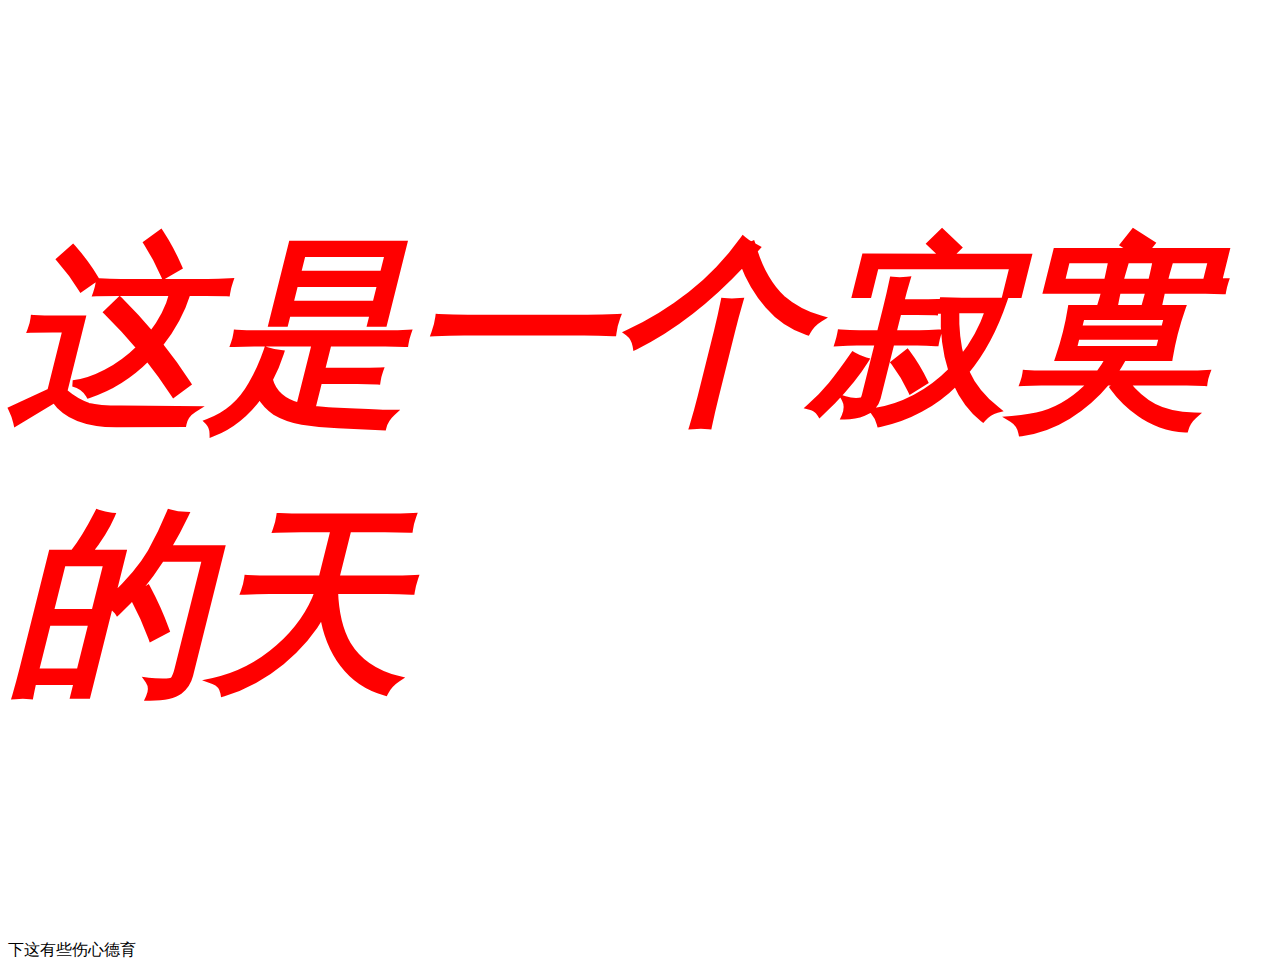
<file: index.html>
<!DOCTYPE html>
<html lang="en">
<head>
	<meta charset="UTF-8">
	<title>Document</title>
	<link rel="stylesheet" href="CSS.css">
<!-- 	<style>
		div{
			color: blue;
			font-size: 50px;
			font-family: 宋体;
		}
	</style> -->
</head>
<body>
	<!-- <p style="color: rgb(255,255,0);"> -->
	<!-- <p styl --<!-- >e="color: red"> -->
	<p>
		这是一个寂寞的天
	</p>
	
	<div>下这有些伤心德育</div>
</body>
</html>
</file>
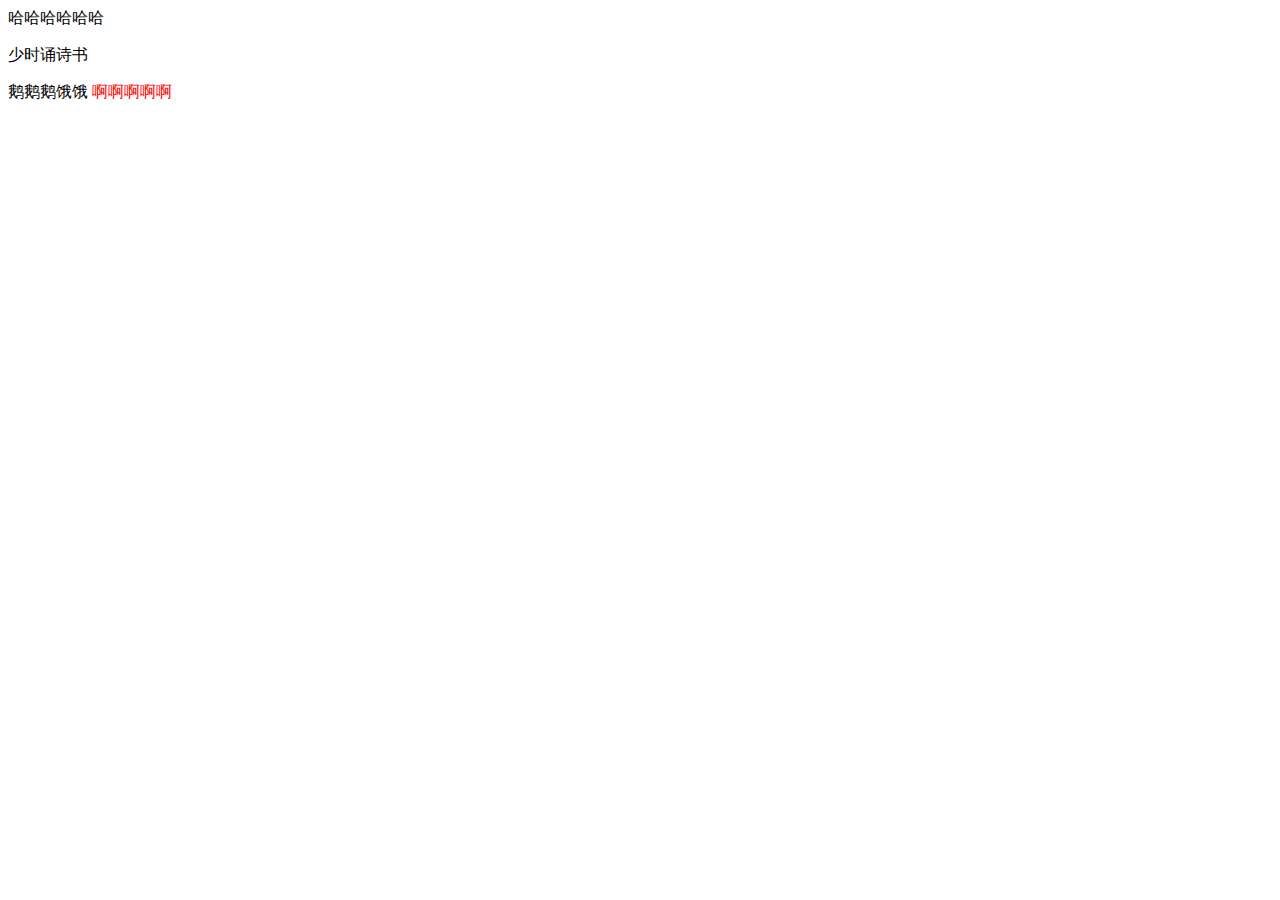
<file: 交集选择器.html>
<!DOCTYPE html>
<html lang="en">
<head>
	<meta charset="UTF-8">
	<title>Document</title>
	<style>
		div.haha span.ss{
			color: red
		}
	</style>
</head>
<body>
	<div class="haha"> 哈哈哈哈哈哈
		<p class="ss">少时诵诗书</p>
	</div>
	<div class="haha"> 鹅鹅鹅饿饿
		<span class="ss">啊啊啊啊啊</span>
	</div>
</body>
</html>
</file>
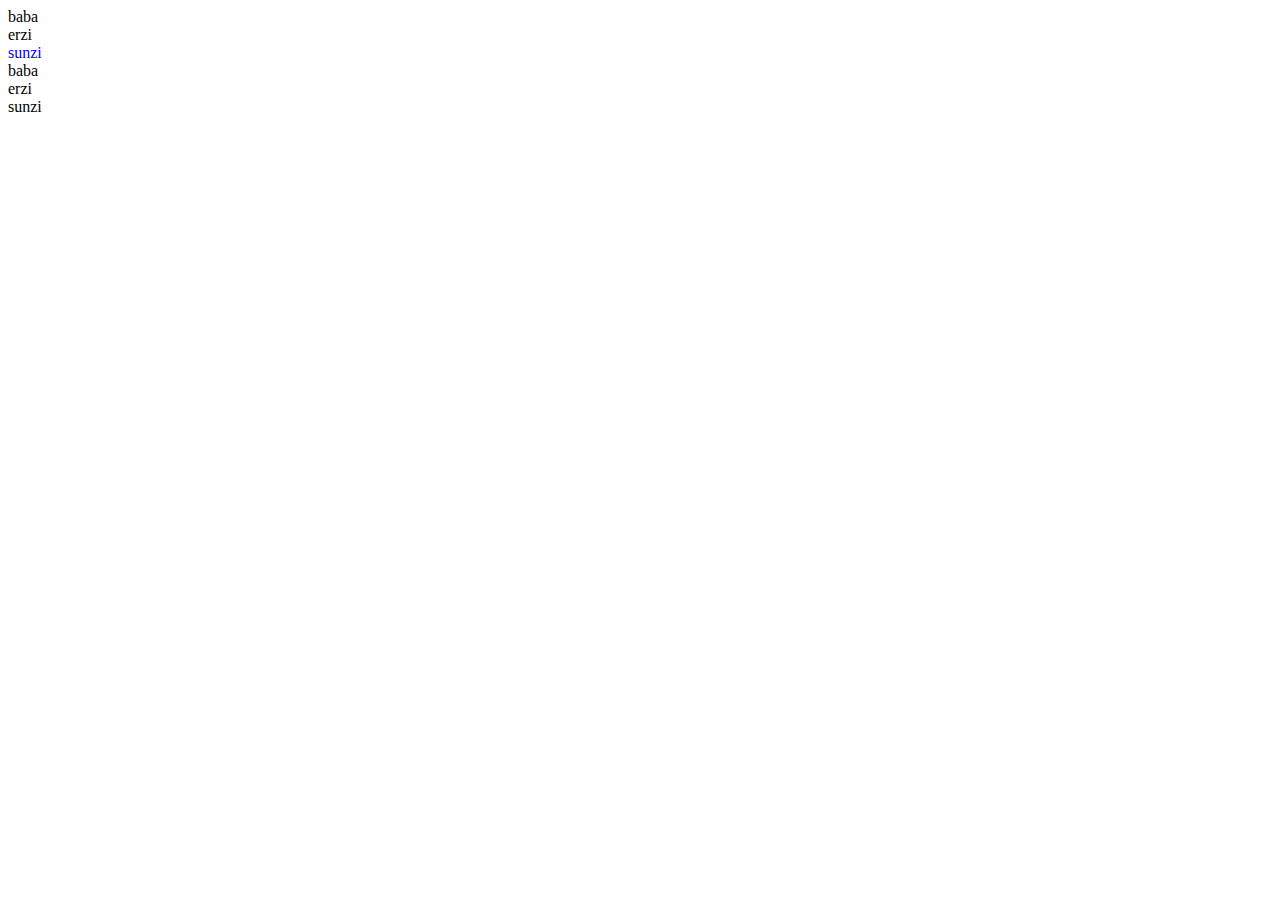
<file: 子代选择器.html>
<!DOCTYPE html>
<html lang="en">
<head>
	<meta charset="UTF-8">
	<title>Document</title>
	<style>
		.baba>.erzi>.sunzi {
			color: blue;
		}
	</style>
</head>
<body>
	<div class="baba"> baba
		<div class="erzi"> erzi
			<div class="sunzi"> sunzi</div>
		</div>
	</div>
	<div class="baba"> baba
		<div class="erzi"> erzi
			<div class="sunz"> sunzi</div>
		</div>
	</div>
</body>
</html>
</file>
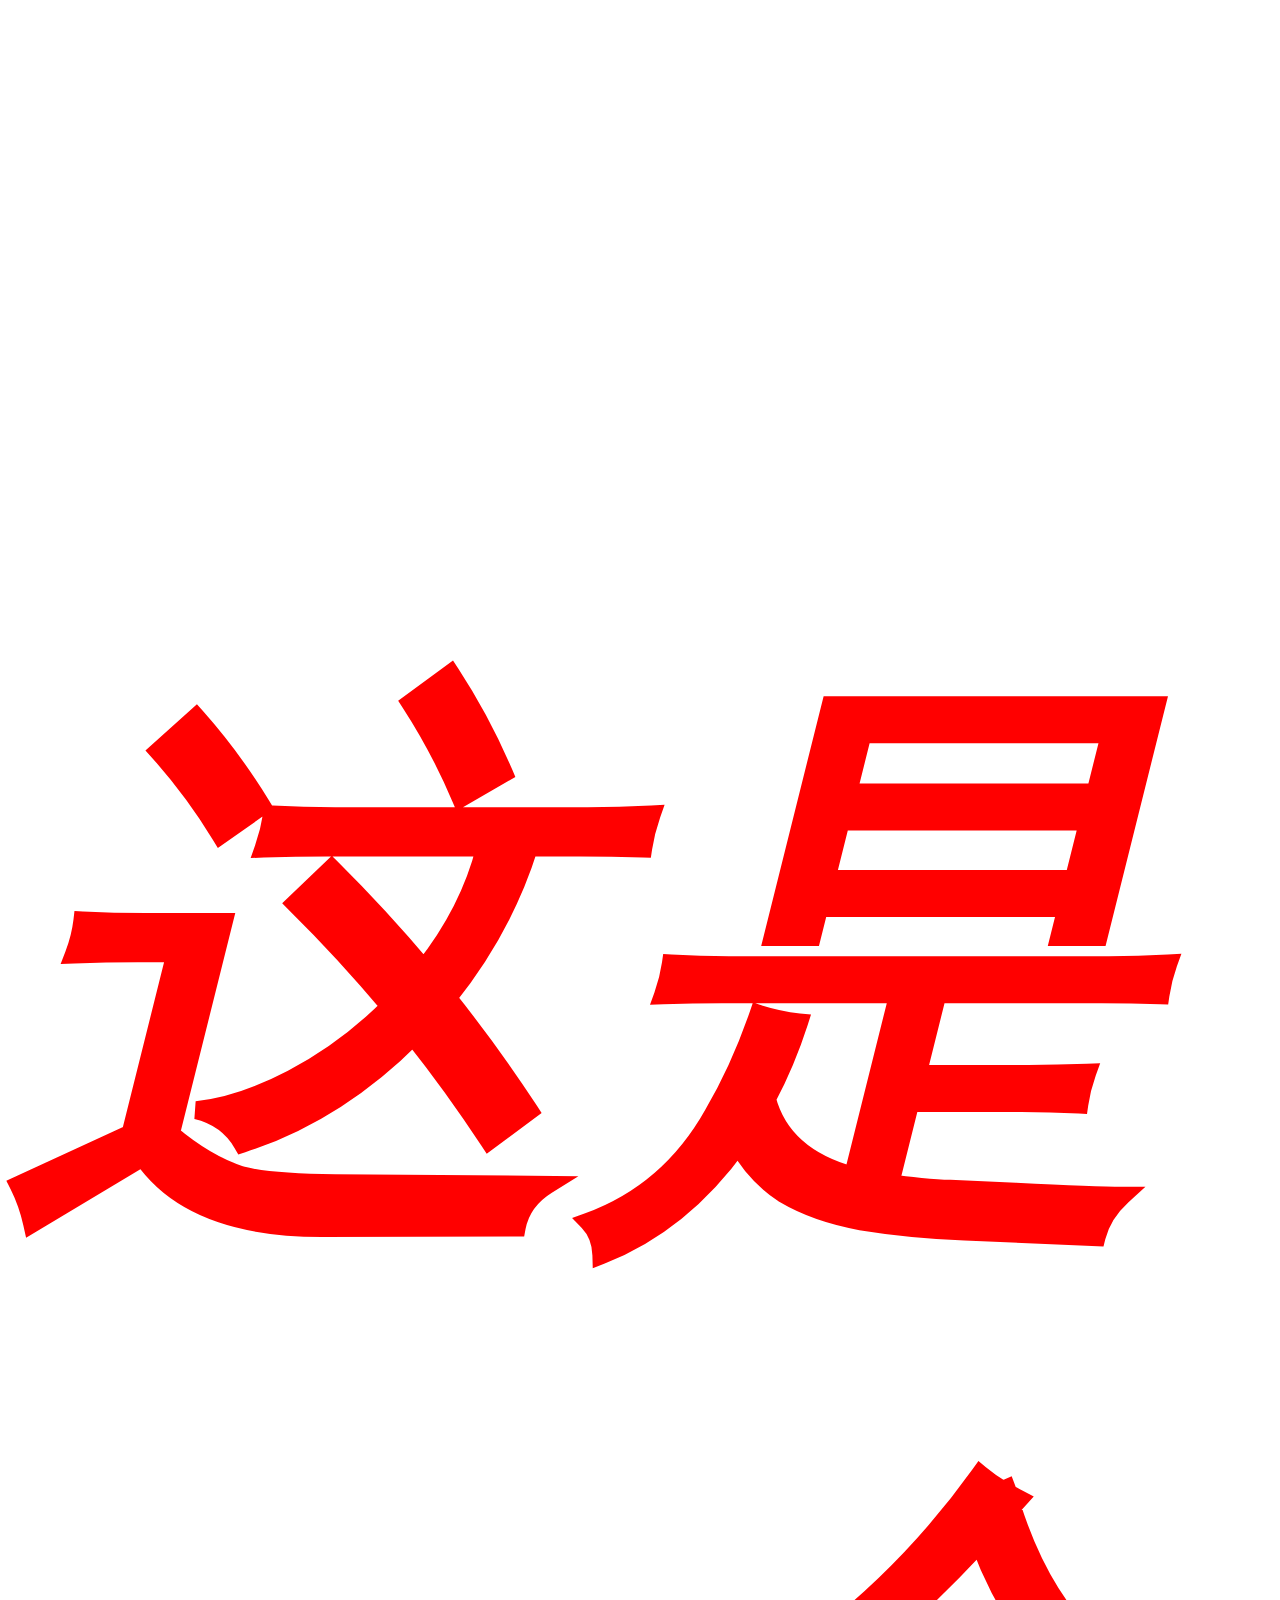
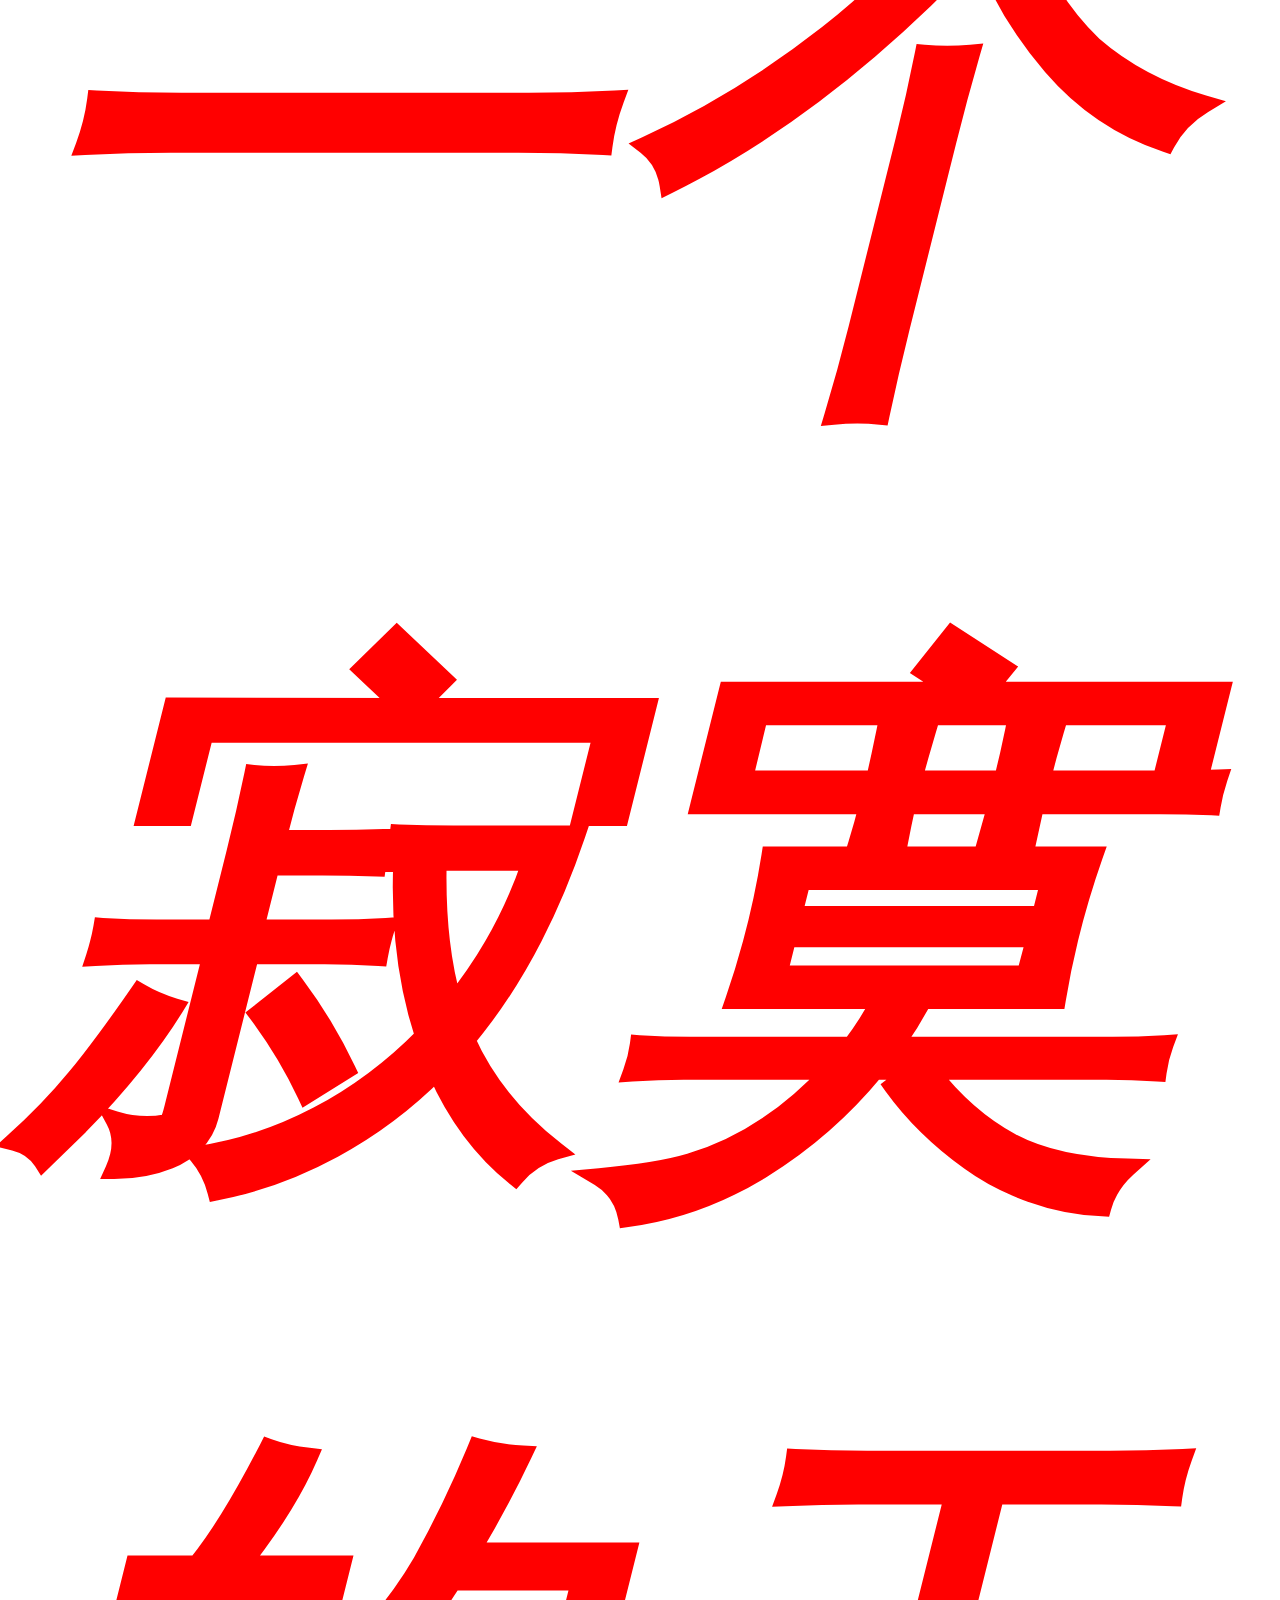
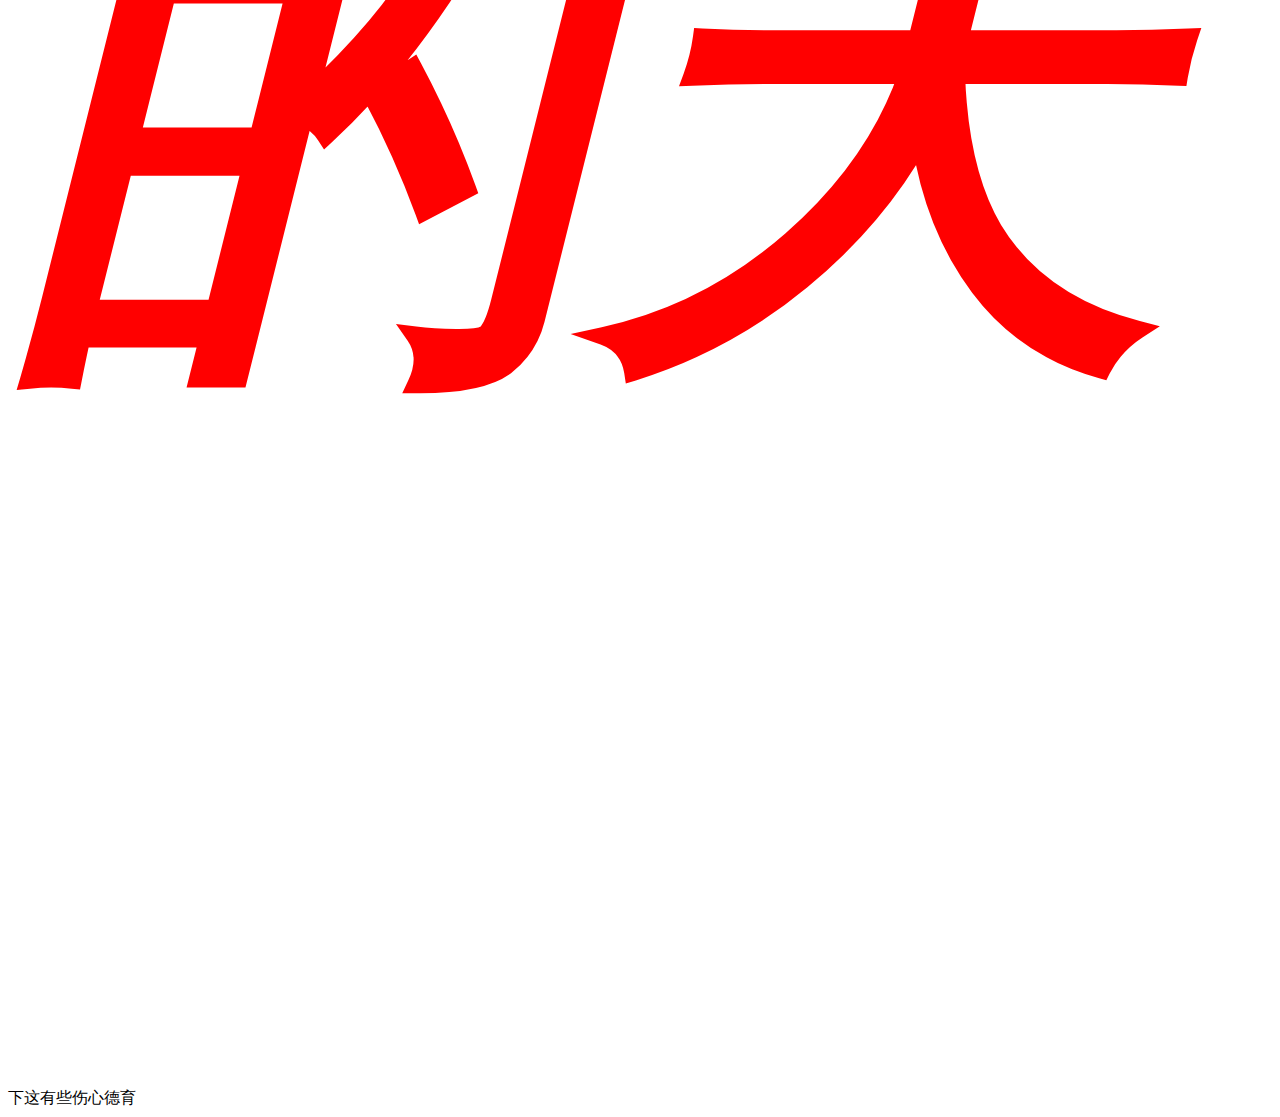
<file: 字体样式属性.html>
<!DOCTYPE html>
<html lang="en">
<head>
	<meta charset="UTF-8">
	<title>Document</title>
	<link rel="stylesheet" href="CSS.css">	
	<style>
	p{
		/*  font-weight: bold;
		font-style: italic;
		font-family: "楷体";
		font-size: 100px; */ 
		 font: bold italic 580px "楷体" 


	}

/* 		div{
			color: red;
			font-size: 50px;
			background: green: ; 
			background: color: #fff;
		} */
	</style>
</head>
<body>
	<!-- <p style="color: rgb(255,255,0);"> -->
	<p>
		这是一个寂寞的天
	</p>
	
	<div>下这有些伤心德育</div>
</body>
</html>
</file>
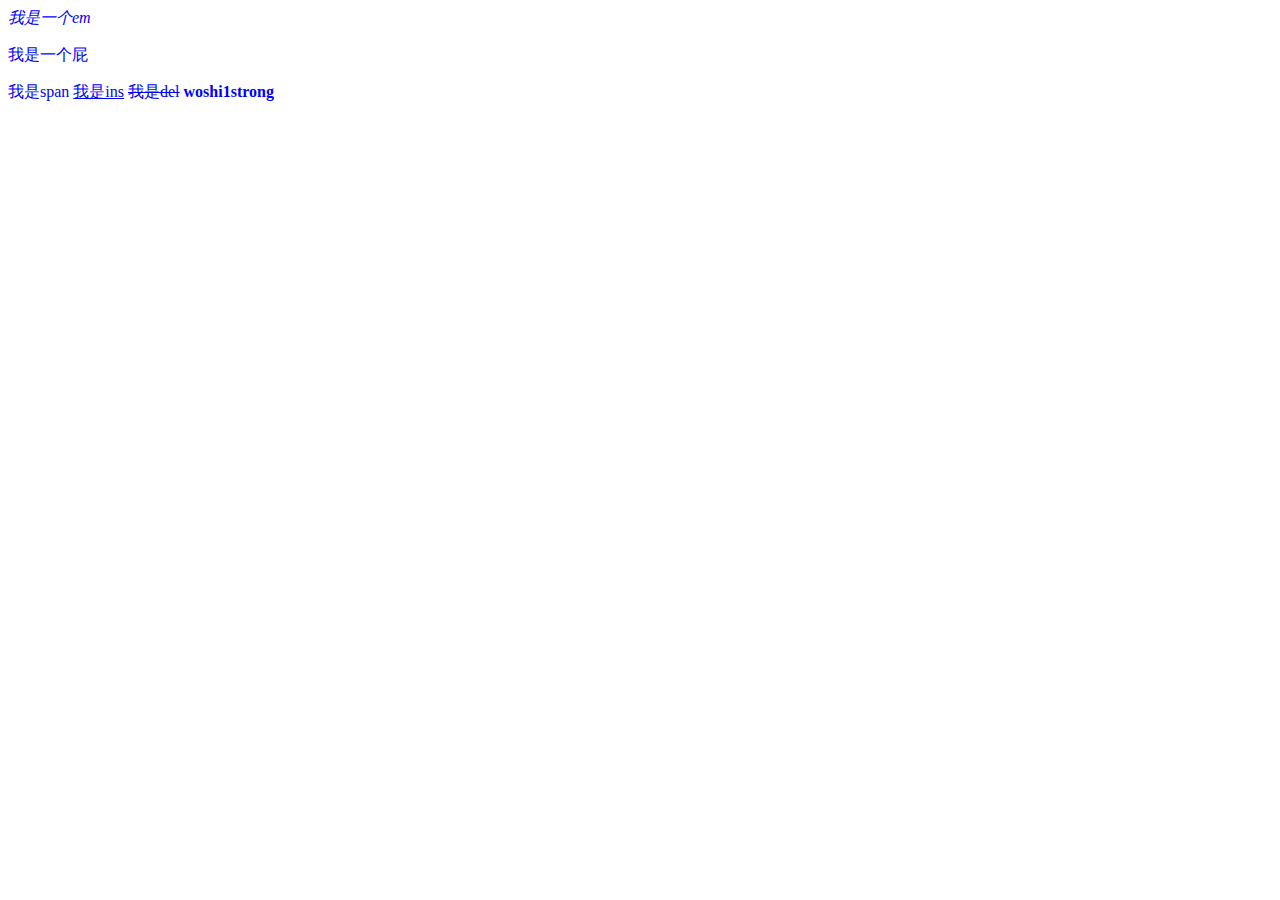
<file: 并集选择器.html>
<!DOCTYPE html>
<html lang="en">
<head>
	<meta charset="UTF-8">
	<title>Document</title>
	<style>
		em,
		p,
		span,
		ins,
		.haha,
		#hehe{
			color: blue;
		}

	</style>
</head>
<body>
	<em>我是一个em</em>
	<p>我是一个屁</p>
	<span>我是span</span>
	<ins>我是ins</ins>
	<del class="haha">我是del</del>
	<strong id="hehe">woshi1strong</strong>
</body>
</html>
</file>
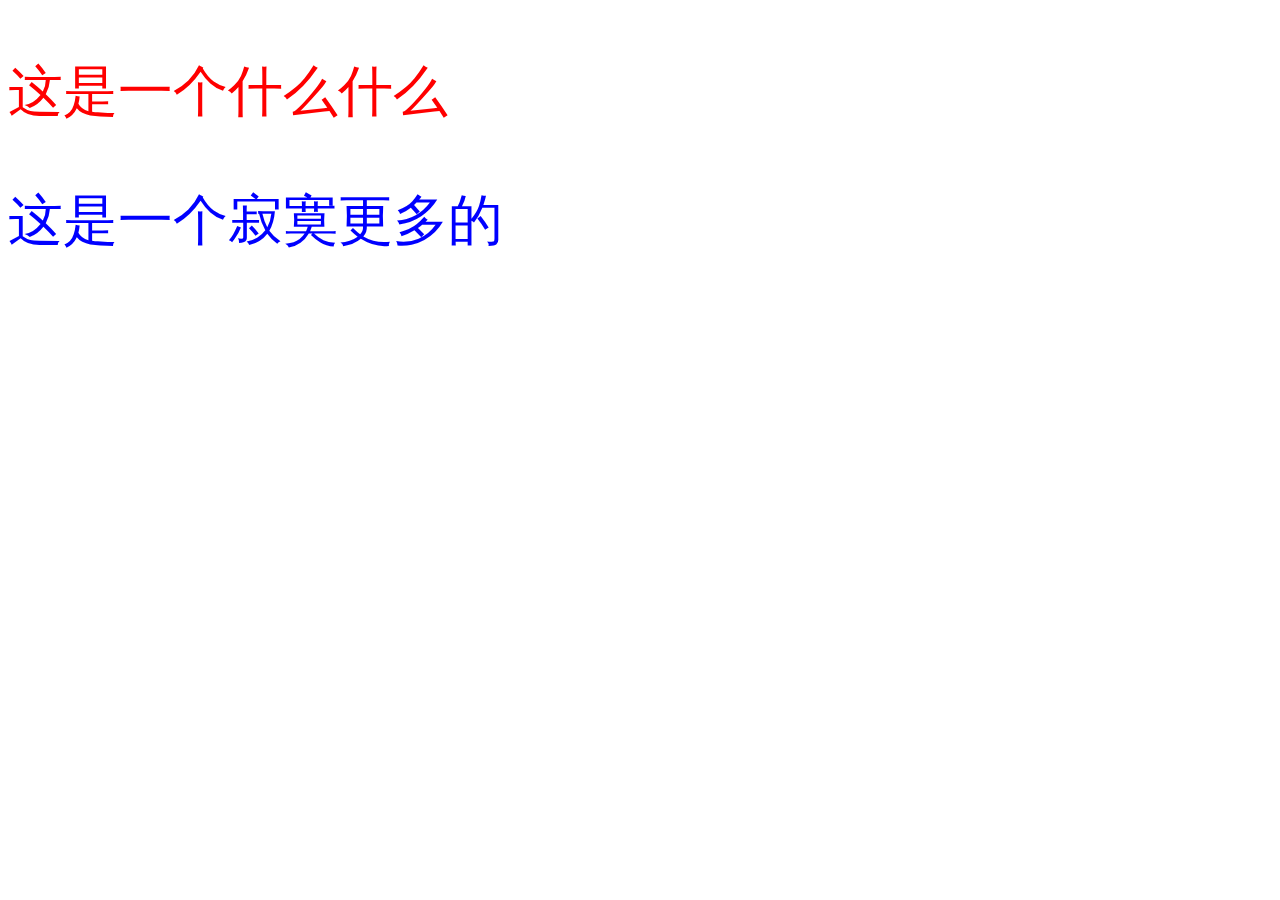
<file: 类选择器.html>
<!DOCTYPE html>
<html lang="en">
<head>
	<meta charset="UTF-8">
	<title>Document</title>
	<style>
		.红色{
			color: red;
		}
		.lvse{
			color: blue;
		}
		.ft33{
			font-size: 55px;
		}
	</style>
</head>
<body>
	<p class="红色 ft33">这是一个什么什么</p>
	<div class="lvse ft33">这是一个寂寞更多的</div>
</body>
</html>
</file>
<file: CSS.css>
/*
* @Author: a8717
* @Date:   2018-04-10 10:40:21
* @Last Modified by:   a8717
* @Last Modified time: 2018-04-10 12:36:15
*/
p{
/* 	color: blue;
	font-size: 100px;
	font-family: 隶书;
	font-style: italic;
	font-weight: 800; */
	font: bold italic 200px "宋体";
	color: red;
}
</file>
